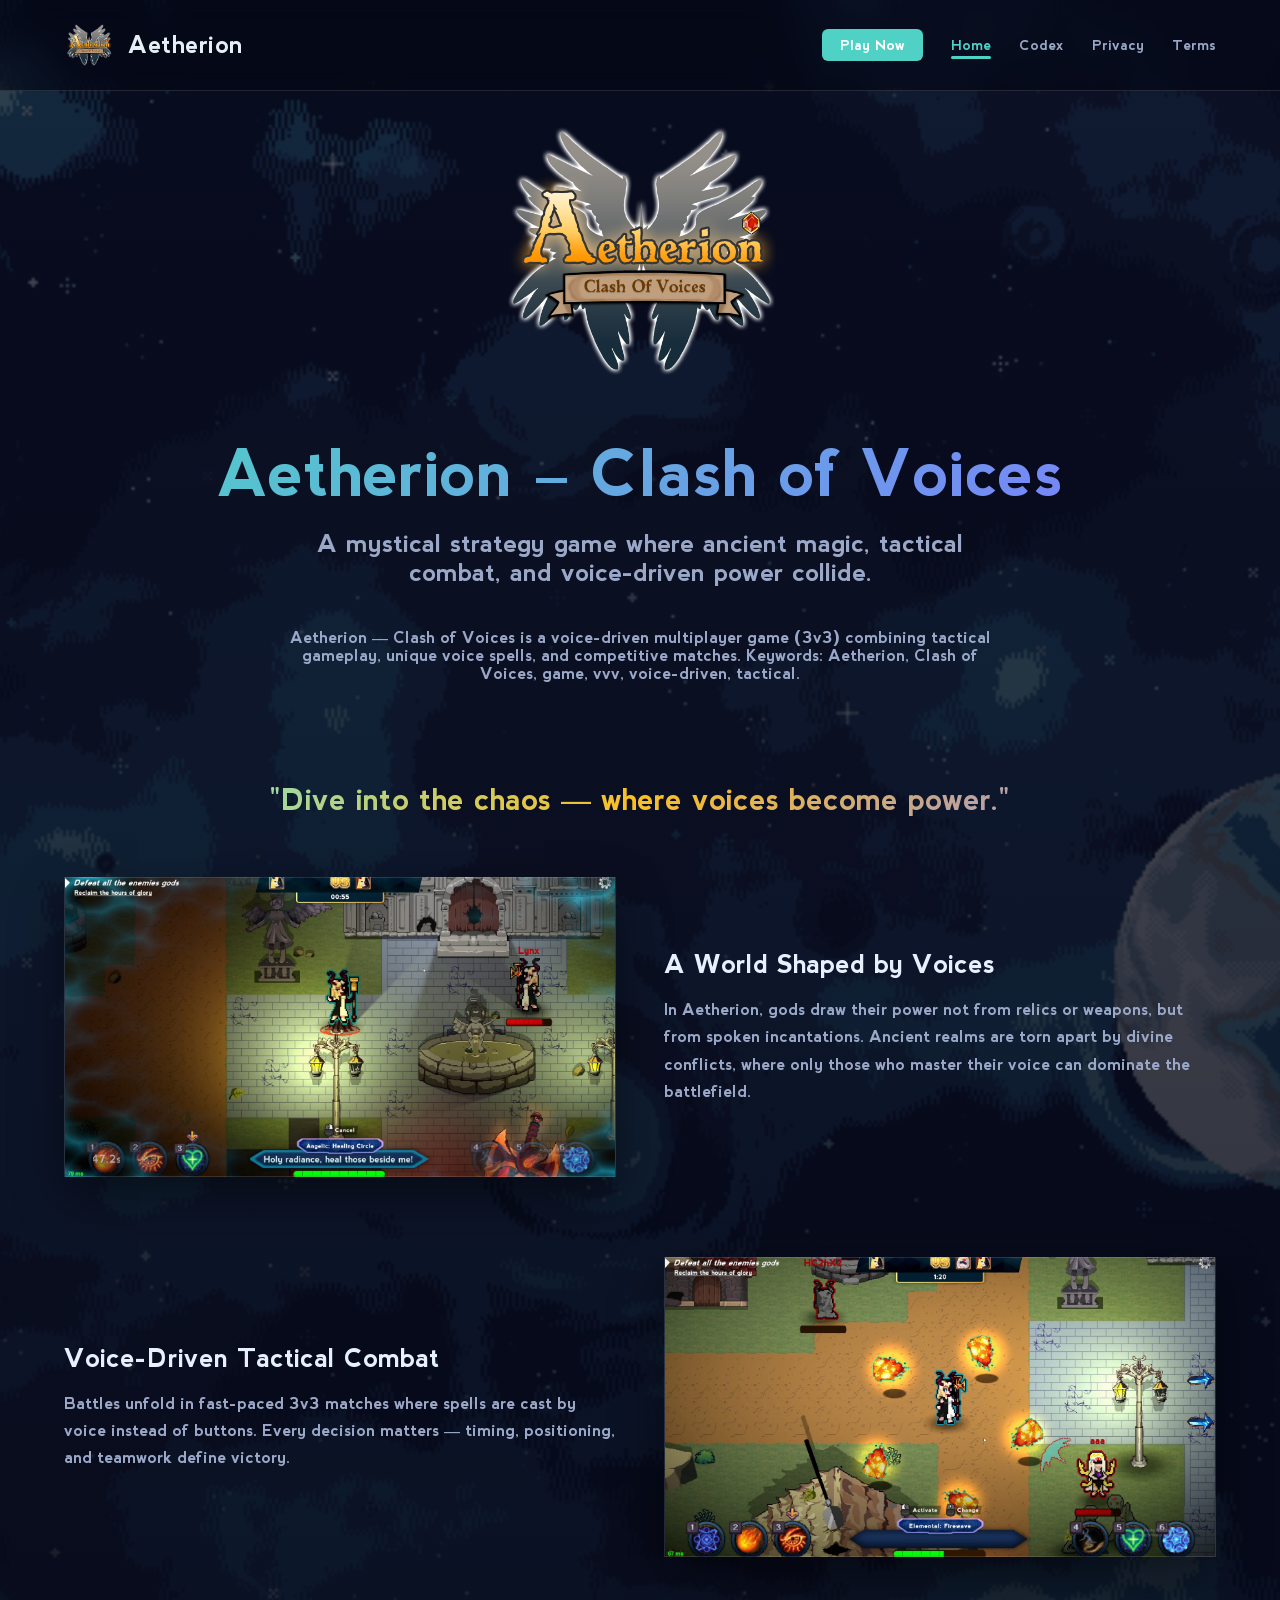
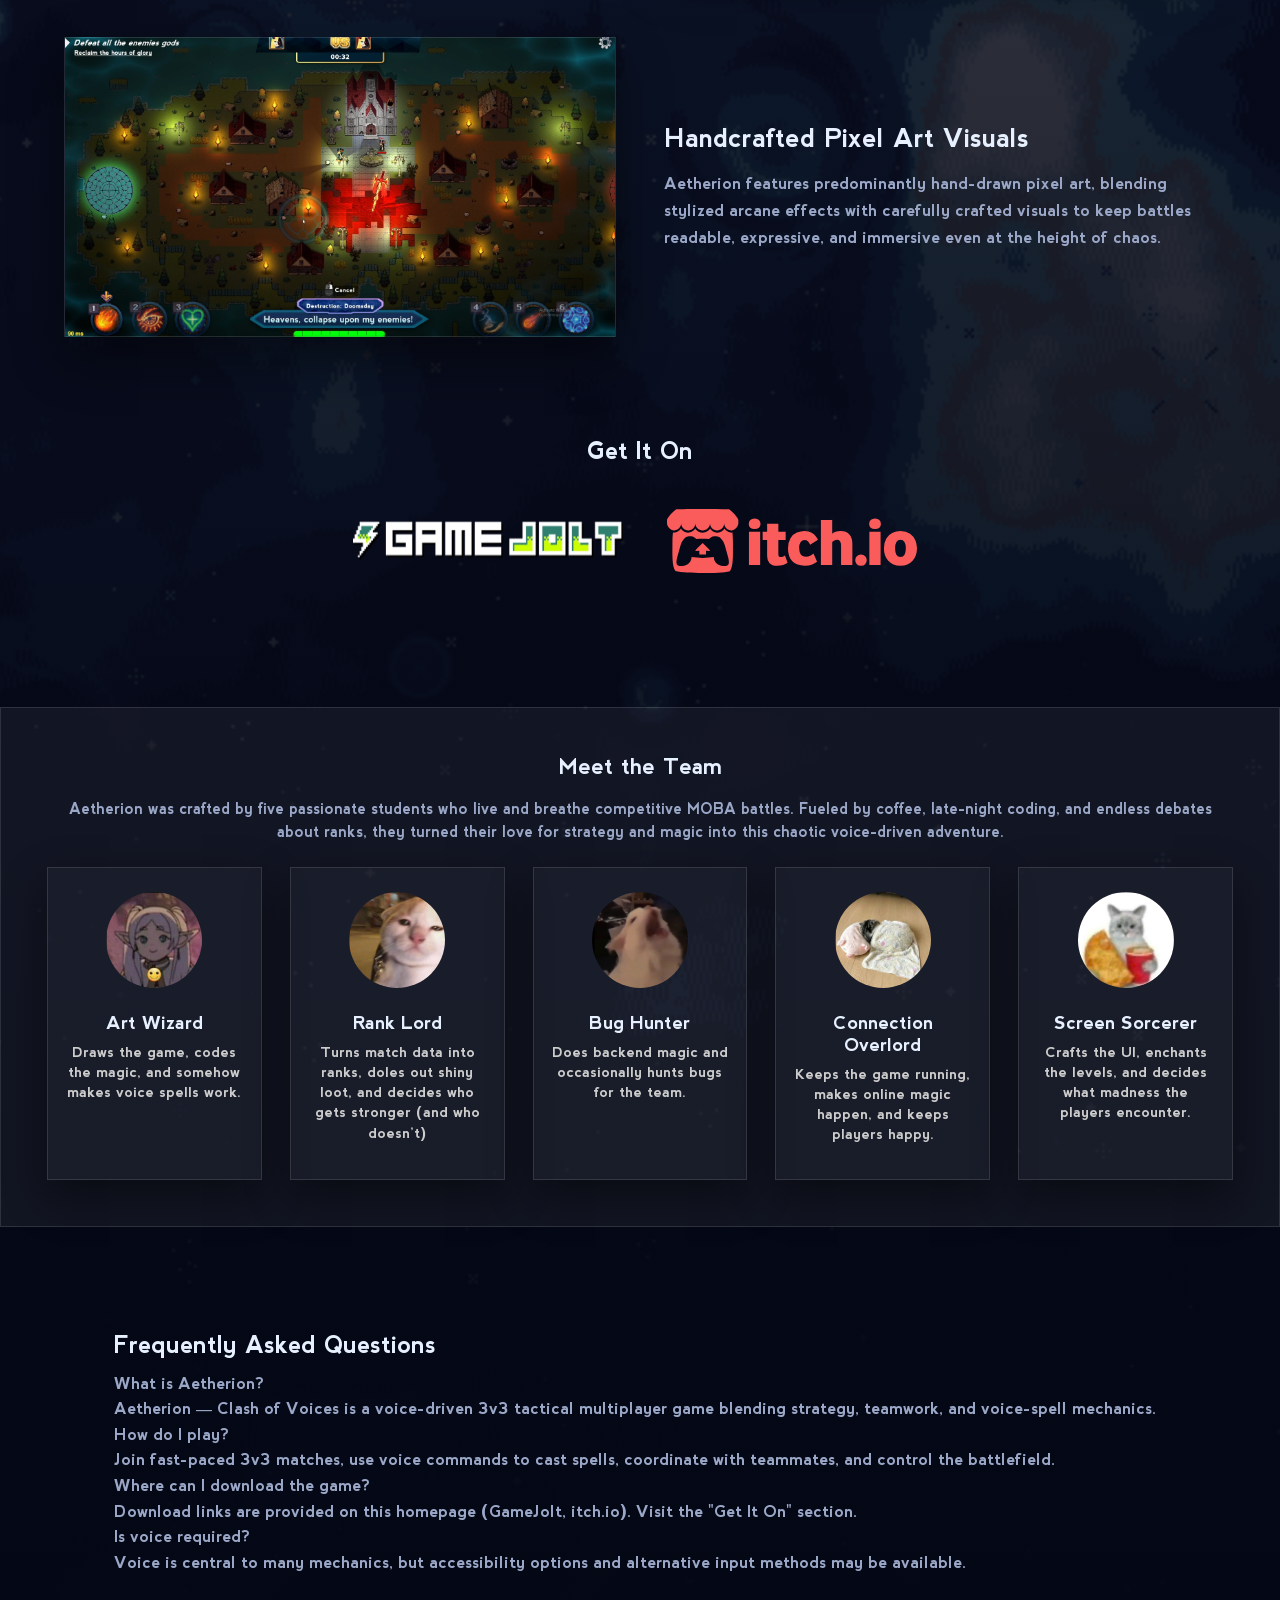
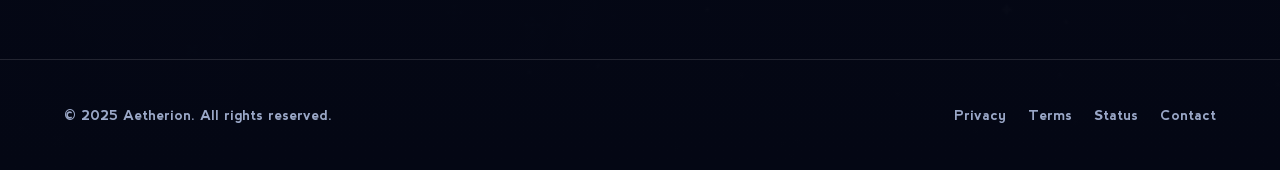
<file: index.html>
<!doctype html>
<html lang="en">

<head>
  <meta charset="utf-8" />
  <meta name="viewport" content="width=device-width,initial-scale=1" />
  <title>Aetherion — Clash of Voices | Voice-driven 3v3 tactical game</title>
  <meta name="robots" content="index,follow">
  <meta name="description"
    content="Aetherion - Clash of Voices – a voice-driven 3v3 tactical multiplayer game blending magic, tactics, and competitive matches.">

  <meta name="keywords" content="aetherion, aetherion game, clash of voices, clash-of-voices, voice game, voice-driven, 3v3, 3v3 game, tactical, multiplayer, MOBA, pixel art, indie game, vvv, voice spells, voice-controlled, strategy game, competitive">
  <link rel="canonical" href="https://aetherion-status.dash.id.vn/">
  <meta property="og:site_name" content="Aetherion">
  <meta property="og:title" content="Aetherion — Clash of Voices">
  <meta property="og:description" content="Aetherion — a voice-driven 3v3 tactical game. Play Clash of Voices and command spells with your voice.">
  <meta property="og:type" content="website">
  <meta property="og:url" content="https://aetherion-status.dash.id.vn/">
  <meta property="og:image" content="https://aetherion-status.dash.id.vn/images/logo.png">

  <meta name="twitter:card" content="summary_large_image">
  <meta name="twitter:title" content="Aetherion — Clash of Voices">
  <meta name="twitter:description" content="Aetherion — a voice-driven 3v3 tactical game. Play Clash of Voices and command spells with your voice.">
  <meta name="twitter:image" content="https://aetherion-status.dash.id.vn/images/logo.png">

  <script type="application/ld+json">
  {
    "@context": "https://schema.org",
    "@type": "WebSite",
    "name": "Aetherion",
    "url": "https://aetherion-status.dash.id.vn/",
    "potentialAction": {
      "@type": "SearchAction",
      "target": "https://aetherion-status.dash.id.vn/?s={search_term_string}",
      "query-input": "required name=search_term_string"
    }
  }
  </script>

  <script type="application/ld+json">
  {
    "@context": "https://schema.org",
    "@type": "VideoGame",
    "name": "Aetherion",
    "alternateName": "Aetherion — Clash of Voices",
    "url": "https://aetherion-status.dash.id.vn/",
    "description": "A voice-driven 3v3 tactical multiplayer game where players cast spells with their voice.",
    "image": "https://aetherion-status.dash.id.vn/images/logo.png",
    "author": {
      "@type": "Organization",
      "name": "Aetherion Team",
      "url": "https://aetherion-status.dash.id.vn/"
    },
    "publisher": {
      "@type": "Organization",
      "name": "Aetherion",
      "logo": { "@type": "ImageObject", "url": "https://aetherion-status.dash.id.vn/images/logo.png" }
    },
    "genre": ["Strategy", "MOBA", "Voice-controlled"],
    "playMode": "Multiplayer",
    "applicationCategory": "Game"
  }
  </script>

  <script type="application/ld+json">
  {
    "@context": "https://schema.org",
    "@type": "FAQPage",
    "mainEntity": [
      {
        "@type": "Question",
        "name": "What is Aetherion?",
        "acceptedAnswer": {
          "@type": "Answer",
          "text": "Aetherion — Clash of Voices is a voice-driven 3v3 tactical multiplayer game combining strategy, spellcasting, and competitive matches."
        }
      },
      {
        "@type": "Question",
        "name": "How do I play?",
        "acceptedAnswer": {
          "@type": "Answer",
          "text": "Play 3v3 matches online. Spells are cast using voice commands; teamwork and positioning are crucial for victory."
        }
      },
      {
        "@type": "Question",
        "name": "Where can I download the game?",
        "acceptedAnswer": {
          "@type": "Answer",
          "text": "Available on itch.io and GameJolt — links are on the homepage under 'Get It On'."
        }
      },
      {
        "@type": "Question",
        "name": "Is voice required to play?",
        "acceptedAnswer": {
          "@type": "Answer",
          "text": "Voice is a core mechanic for many spells, but accessibility settings and alternatives can be provided by the team."
        }
      }
    ]
  }
  </script>

  <script type="application/ld+json">
  {
    "@context": "https://schema.org",
    "@type": "Organization",
    "name": "Aetherion",
    "url": "https://aetherion-status.dash.id.vn/",
    "logo": "https://aetherion-status.dash.id.vn/images/logo.png",
    "contactPoint": [{
      "@type": "ContactPoint",
      "contactType": "customer support",
      "email": "aetherion.clashofvoices@dash.id.vn"
    }]
  }
  </script>

  <link rel="icon" type="image/png" href="images/logo.png">
  <link rel="stylesheet" href="css/common.css">

  <style>
    .play-now-btn {
      padding: 8px 18px;
      background: var(--primary);
      border-radius: 6px;
      font-weight: 700;
      transition: 0.2s;
    }

    .nav-links a.play-now-btn {
      color: #ffffff;
    }

    .play-now-btn:hover {
      background: var(--primary-strong);
    }


    /* ================= HERO ================= */
    .hero {
      padding: 10px 0 0;
      text-align: center;
    }

    .hero-logo {
      width: 300px;
      height: 300px;
      border-radius: 28px;
      margin-bottom: 32px;
    }

    .hero h2 {
      font-size: clamp(36px, 5vw, 70px);
      font-weight: 900;
      margin-bottom: 18px;
      background: linear-gradient(135deg, #4fd1c5, #7c7cff);
      -webkit-background-clip: text;
      -webkit-text-fill-color: transparent;
    }

    .tagline {
      max-width: 680px;
      margin: 0 auto 42px;
      font-size: 25px;
      color: var(--text-muted);
    }

    /* ================= INTRODUCTION ================= */


    .intro-section {
      margin: 100px auto;
      max-width: 1200px;
      padding: 0 24px;
    }

    .intro-title {
      font-size: clamp(28px, 4vw, 30px);
      font-weight: 900;
      text-align: center;
      margin-bottom: 60px;

      background: linear-gradient(135deg,
          #6ee7e7,
          #fbbf24,
          #8b8cff);

      -webkit-background-clip: text;
      -webkit-text-fill-color: transparent;
    }

    .intro-block {
      display: grid;
      grid-template-columns: 1fr 1fr;
      gap: 48px;
      align-items: center;
      margin-bottom: 80px;
    }

    .intro-block.reverse {
      direction: rtl;
    }

    .intro-block.reverse>* {
      direction: ltr;
    }

    .intro-image {
      height: 300px;
      /* border-radius: 18px; */
      background-size: cover;
      background-position: center;
      background-repeat: no-repeat;

      border: 1px solid var(--border);
      box-shadow: 0 20px 48px rgba(0, 0, 0, 0.45);
    }

    .intro-content h3 {
      font-size: 26px;
      margin-bottom: 16px;
    }

    .intro-content p {
      font-size: 16px;
      color: var(--text-muted);
      line-height: 1.7;
    }

    .intro-image.story {
      background-image: url("images/thumbnail_1.jpeg");
    }

    .intro-image.gameplay {
      background-image: url("images/thumbnail_2.jpeg");
    }

    .intro-image.visual {
      background-image: url("images/thumbnail_3.jpeg");
    }

    /* ================= DOWNLOADS ================= */

    .download-section {
      margin: 90px auto;
      text-align: center;
    }

    #download-section {
      scroll-margin-top: 250px;
    }

    .download-section h3 {
      font-size: 26px;
      font-weight: 800;
      margin-bottom: 36px;
    }

    .download-links {
      display: flex;
      justify-content: center;
      gap: 36px;
      flex-wrap: wrap;
    }

    .store-link {
      padding: 26px 34px;
      transition: all 0.25s ease;
    }

    .store-link img {
      height: 100px;
      width: 200px;
      display: block;
    }

    /* ================= ABOUT ================= */
    .about-section {
      margin: 80px auto;
      padding: 46px;
      max-width: 1400px;
      width: 100%;
      text-align: center;
      background: var(--card-bg);
      border: 1px solid var(--border);
    }

    .about-section h3 {
      font-size: 22px;
      margin-bottom: 18px;
    }

    .about-section p {
      color: var(--text-muted);
      margin-bottom: 10px;
      font-size: 15px;
    }

    .team-grid {
      display: grid;
      grid-template-columns: repeat(5, 1fr);
      gap: 28px;
      margin-top: 24px;
    }

    .team-member {
      text-align: center;
      padding: 24px 18px;
      background: rgba(255, 255, 255, 0.03);
      border: 1px solid var(--border);
      box-shadow: 0 16px 40px rgba(0, 0, 0, 0.45);
    }

    .team-member img {
      width: 96px;
      height: 96px;
      border-radius: 50%;
      object-fit: cover;
      margin-bottom: 14px;
    }

    .team-member h4 {
      margin: 6px 0 8px;
      font-size: 1.15rem;
    }

    .team-member p {
      font-size: 0.9rem;
      line-height: 1.4;
      color: #ccc;
    }

    .team-description {
      color: var(--text-muted);
      font-size: 0.95rem;
      margin-bottom: 24px;
      line-height: 1.5;
    }

    /* ================= FOOTER ================= */
    footer {
      border-top: 1px solid var(--border);
      padding: 46px 0;
    }

    .footer-content {
      display: flex;
      justify-content: space-between;
      gap: 24px;
      flex-wrap: wrap;
      align-items: center;
    }

    .footer-links {
      display: flex;
      gap: 22px;
      list-style: none;
    }

    .footer-links a {
      font-size: 14px;
      color: var(--text-muted);
    }

    .footer-links a:hover {
      color: var(--primary);
    }

    .copyright {
      font-size: 14px;
      color: var(--text-muted);
    }

    /* ================= RESPONSIVE ================= */
    @media (max-width: 768px) {
      .nav-links {
        display: none;
      }

      .hero {
        padding: 90px 0 70px;
      }

      .hero-logo {
        width: 140px;
        height: 140px;
      }

      .intro-block {
        grid-template-columns: 1fr;
        gap: 30px;
      }

      .intro-block.reverse {
        direction: ltr;
      }

      .intro-image {
        height: 220px;
      }

      .team-grid {
        grid-template-columns: repeat(1, 1fr);
        gap: 20px;
      }

      .hero h2 {
        font-size: 28px;
      }

      .tagline {
        font-size: 18px;
        max-width: 90%;
      }
    }

    @media (max-width: 1200px) {
      .team-grid {
        grid-template-columns: repeat(3, 1fr);
      }
    }

    @media (max-width: 480px) {
      .store-link img {
        width: 140px;
        height: auto;
      }
    }
  </style>
</head>

<body>

  <header>
    <div class="container">
      <nav>
        <div class="logo-section">
          <a href="index.html" style="display: flex; align-items: center; gap: 14px;">
            <img src="images/logo.png" class="logo" alt="Aetherion Logo">
            <div class="brand">
              <h1>Aetherion</h1>
            </div>
          </a>
        </div>
        <ul class="nav-links">
          <li><a href="#download-section" class="play-now-btn">Play Now</a></li>
          <li><a href="index.html" class="active">Home</a></li>
          <li><a href="codex.html">Codex</a></li>
          <li><a href="privacy.html">Privacy</a></li>
          <li><a href="terms.html">Terms</a></li>
        </ul>
      </nav>
    </div>
  </header>

  <main>
    <section class="hero">
      <div class="container">
        <img src="images/logo.png" class="hero-logo" alt="Aetherion">
        <h2>Aetherion – Clash of Voices</h2>
        <p class="tagline">
          A mystical strategy game where ancient magic, tactical combat,
          and voice-driven power collide.
        </p>
            <p style="max-width:720px;margin:18px auto;color:var(--text-muted);">
              Aetherion — Clash of Voices is a voice-driven multiplayer game (3v3) combining tactical gameplay, unique voice spells, and competitive matches. Keywords: Aetherion, Clash of Voices, game, vvv, voice-driven, tactical.
            </p>
      </div>
    </section>
    <section class="intro-section">
      <h2 class="intro-title">
        "Dive into the chaos — where voices become power."
      </h2>

      <!-- STORY -->
      <div class="intro-block">
        <div class="intro-image story"></div>
        <div class="intro-content">
          <h3>A World Shaped by Voices</h3>
          <p>
            In Aetherion, gods draw their power not from relics or weapons,
            but from spoken incantations. Ancient realms are torn apart by
            divine conflicts, where only those who master their voice can
            dominate the battlefield.
          </p>
        </div>
      </div>

      <!-- GAMEPLAY -->
      <div class="intro-block reverse">
        <div class="intro-image gameplay"></div>
        <div class="intro-content">
          <h3>Voice-Driven Tactical Combat</h3>
          <p>
            Battles unfold in fast-paced 3v3 matches where spells are cast
            by voice instead of buttons. Every decision matters — timing,
            positioning, and teamwork define victory.
          </p>
        </div>
      </div>

      <!-- VISUALS -->
      <div class="intro-block">
        <div class="intro-image visual"></div>
        <div class="intro-content">
          <h3>Handcrafted Pixel Art Visuals</h3>
          <p>
            Aetherion features predominantly hand-drawn pixel art, blending
            stylized arcane effects with carefully crafted visuals to keep
            battles readable, expressive, and immersive even at the height
            of chaos.
          </p>
        </div>
      </div>
    </section>

    <section class="download-section" id="download-section">
      <h1>Get It On</h1>

      <div class="download-links">
        <a href="https://gamejolt.com/games/aetherion/1035570" target="_blank" class="store-link">
          <img src="images/gamejoltlogo.webp" alt="GameJolt" style="transform: scale(1.35);">
        </a>

        <a href="https://rineikarus123.itch.io/aetherion" target="_blank" class="store-link">
          <img src="images/itchiologo.svg" alt="itch.io" style="transform: scale(1.25);">
        </a>
      </div>
    </section>
  </main>

  <section class="about-section">
    <h3>Meet the Team</h3>
    <p class="team-description">
      Aetherion was crafted by five passionate students who live and breathe competitive MOBA battles. Fueled by coffee,
      late-night coding, and endless debates about ranks, they turned their love for strategy and magic into this
      chaotic voice-driven adventure.
    </p>
    <div class="team-grid">
      <div class="team-member">
        <img src="images/member1.png" alt="ArtWizard" />
        <h4>Art Wizard</h4>
        <p>Draws the game, codes the magic, and somehow makes voice spells work.</p>
      </div>

      <div class="team-member">
        <img src="images/member2.png" alt="RankLord" />
        <h4>Rank Lord</h4>
        <p>Turns match data into ranks, doles out shiny loot, and decides who gets stronger (and who doesn’t)</p>
      </div>

      <div class="team-member">
        <img src="images/member3.png" alt="BugHunter" />
        <h4>Bug Hunter</h4>
        <p>Does backend magic and occasionally hunts bugs for the team.</p>
      </div>

      <div class="team-member">
        <img src="images/member4.png" alt="ConnectionOverlord" />
        <h4>Connection Overlord</h4>
        <p>Keeps the game running, makes online magic happen, and keeps players happy.</p>
      </div>

      <div class="team-member">
        <img src="images/member5.png" alt="ScreenSorcerer" />
        <h4>Screen Sorcerer</h4>
        <p>Crafts the UI, enchants the levels, and decides what madness the players encounter.</p>
      </div>

    </div>
  </section>

  <section class="faq-section" style="max-width:1100px;margin:60px auto;padding:24px;">
    <h3 style="font-size:24px;margin-bottom:12px;">Frequently Asked Questions</h3>
    <div style="color:var(--text-muted);line-height:1.6;">
      <strong>What is Aetherion?</strong>
      <p>Aetherion — Clash of Voices is a voice-driven 3v3 tactical multiplayer game blending strategy, teamwork, and voice-spell mechanics.</p>

      <strong>How do I play?</strong>
      <p>Join fast-paced 3v3 matches, use voice commands to cast spells, coordinate with teammates, and control the battlefield.</p>

      <strong>Where can I download the game?</strong>
      <p>Download links are provided on this homepage (GameJolt, itch.io). Visit the "Get It On" section.</p>

      <strong>Is voice required?</strong>
      <p>Voice is central to many mechanics, but accessibility options and alternative input methods may be available.</p>
    </div>
  </section>

  <footer>
    <div class="container">
      <div class="footer-content">
        <div class="copyright">
          © 2025 Aetherion. All rights reserved.
        </div>
        <ul class="footer-links">
          <li><a href="privacy.html">Privacy</a></li>
          <li><a href="terms.html">Terms</a></li>
          <li><a href="status.html">Status</a></li>
          <li><a href="mailto:aetherion.clashofvoices@dash.id.vn">Contact</a></li>
        </ul>
      </div>
    </div>
  </footer>

</body>

</html>
</file>
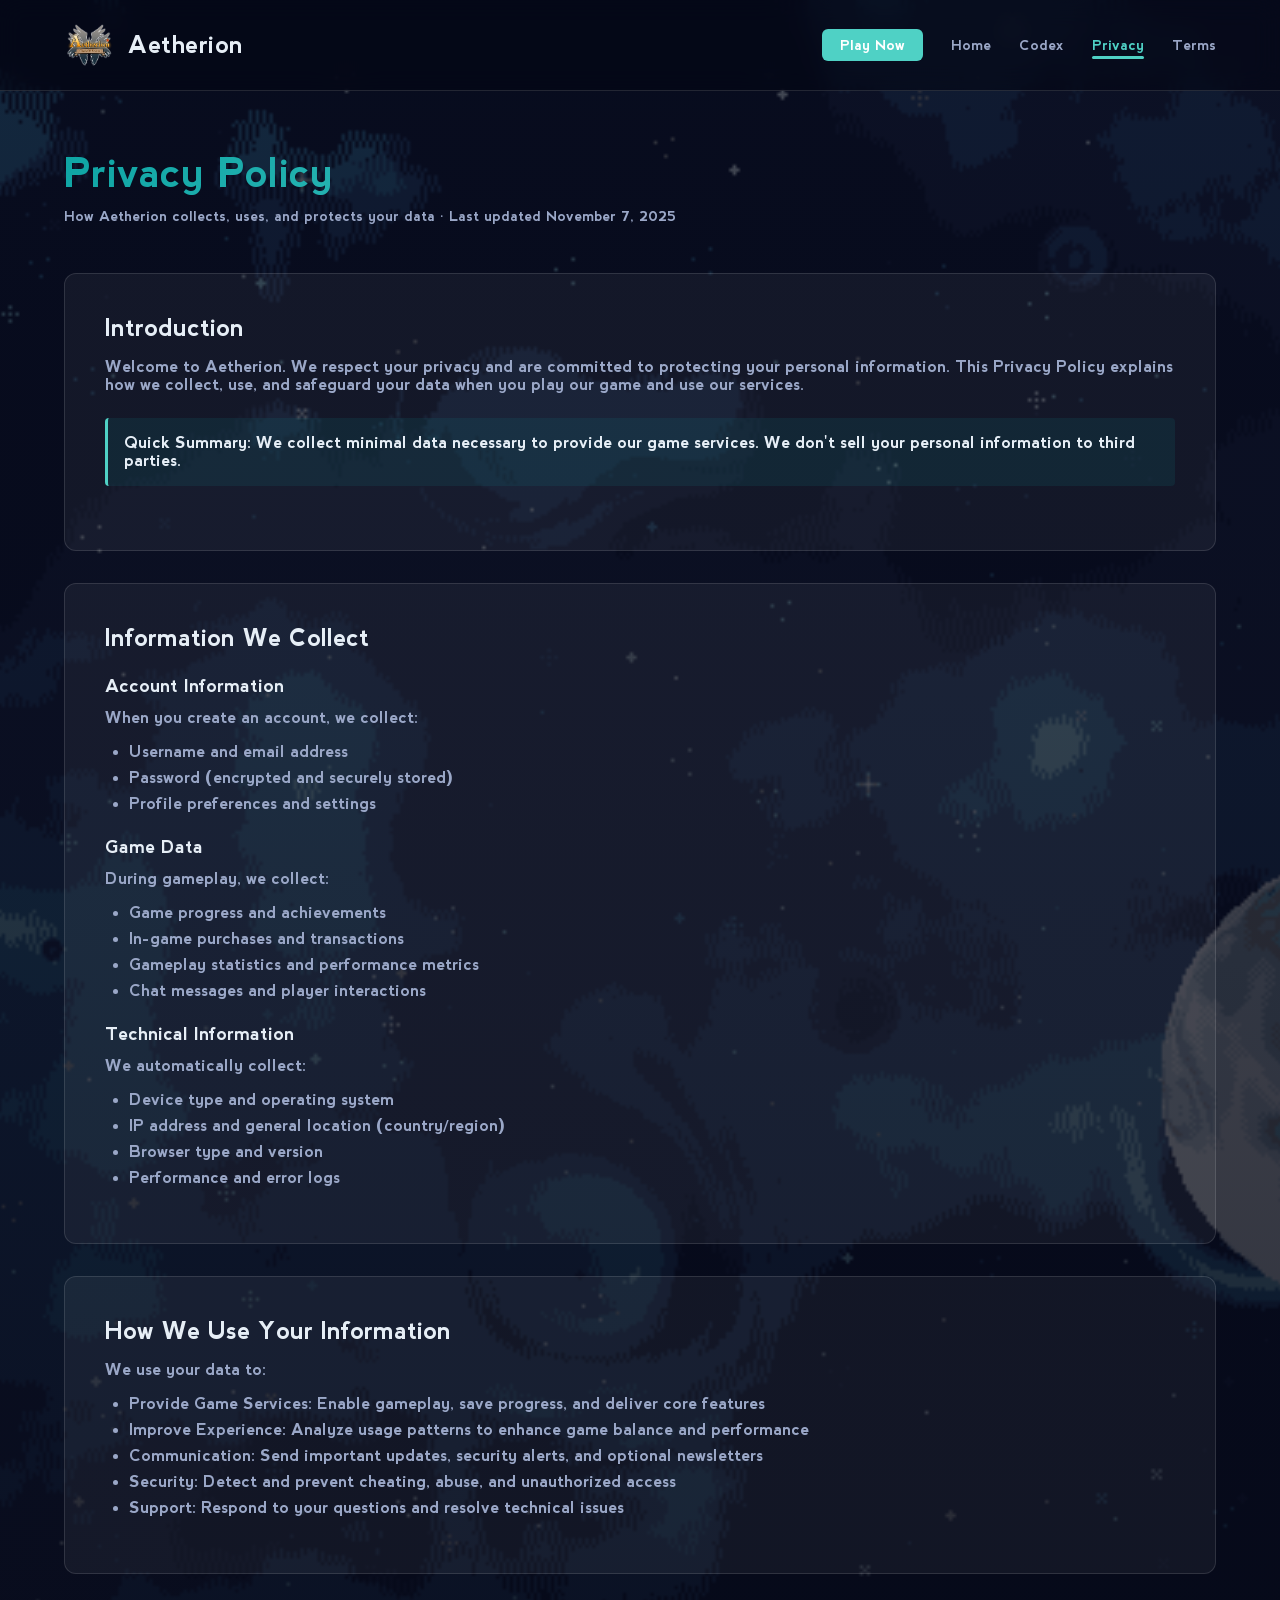
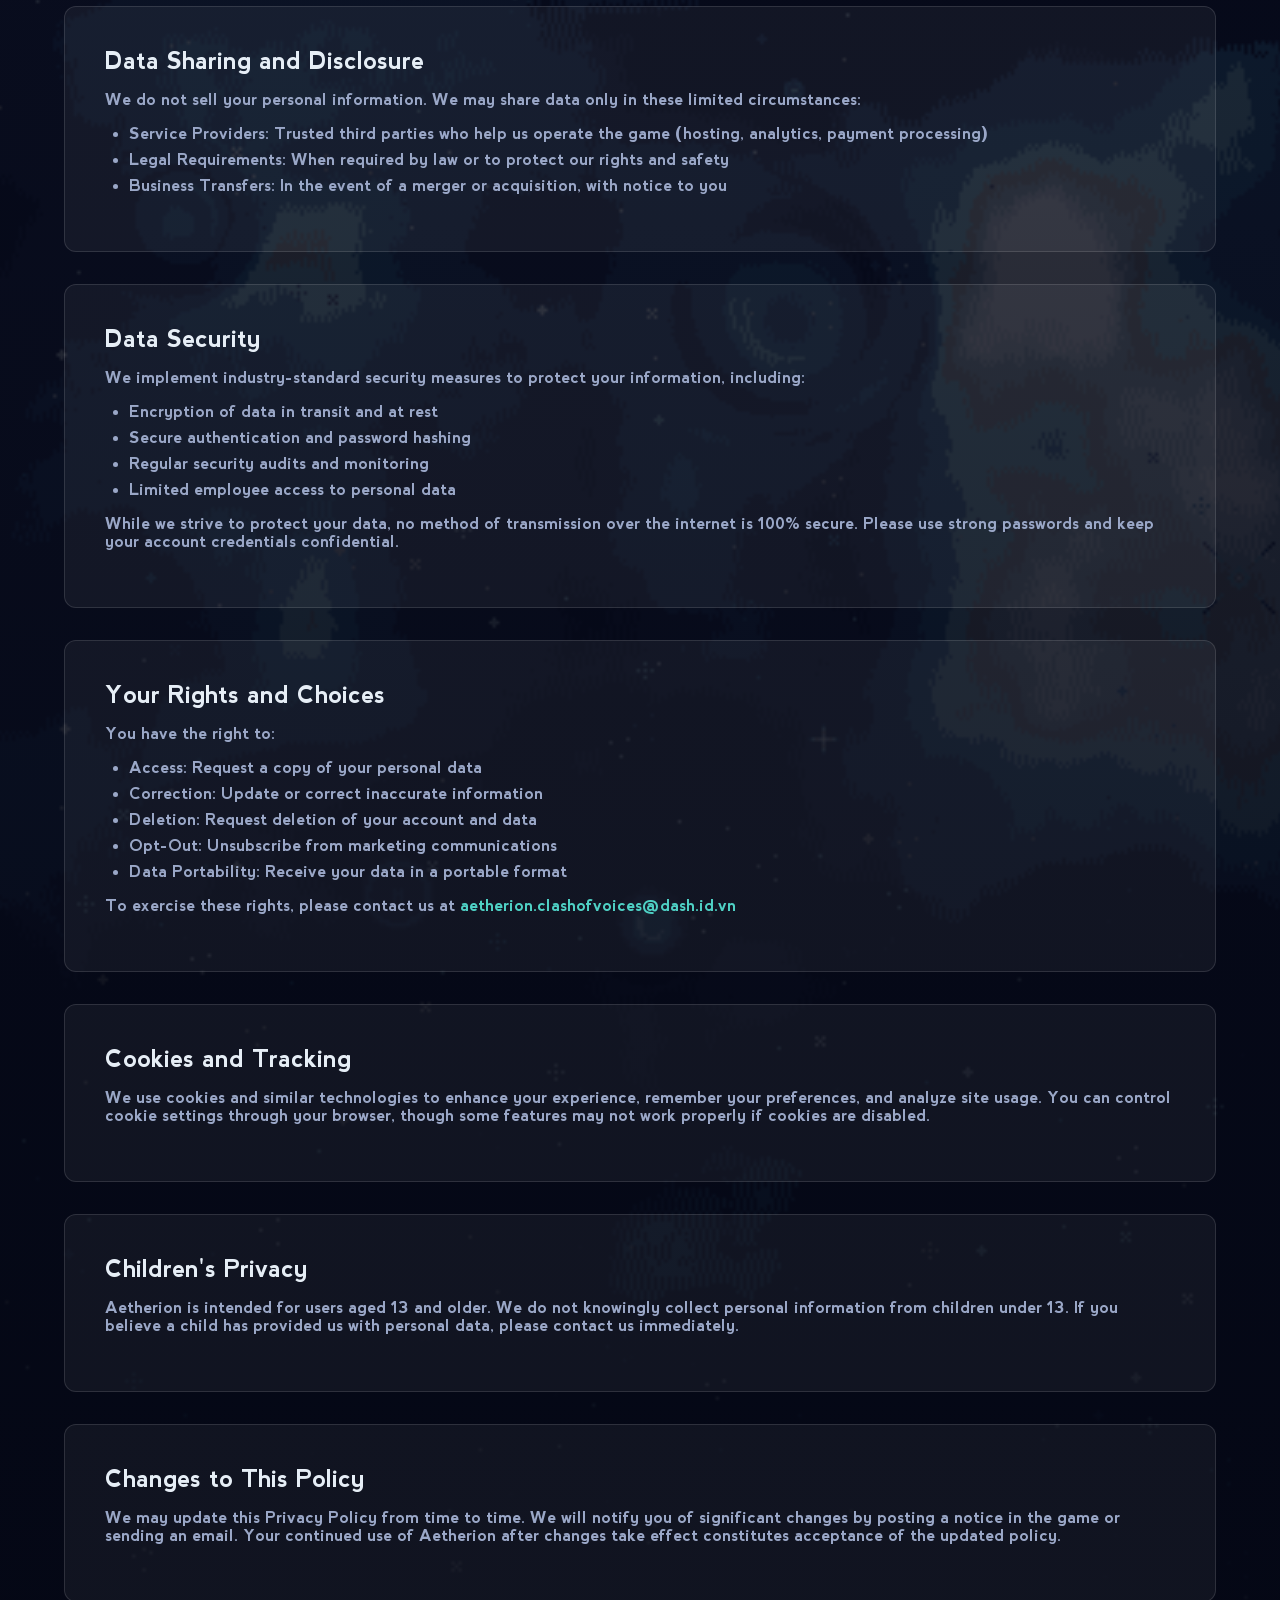
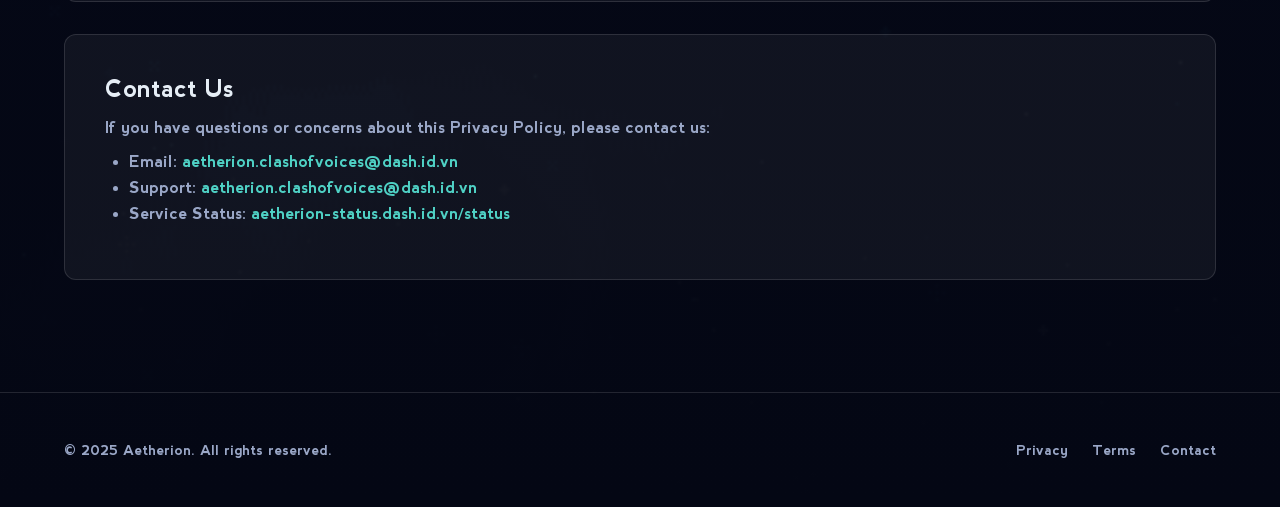
<file: privacy.html>
<!doctype html>
<html lang="en">

<head>
  <meta charset="utf-8" />
  <meta name="viewport" content="width=device-width,initial-scale=1" />
  <title>Aetherion — Privacy Policy | Clash of Voices</title>
  <meta name="robots" content="index,follow">
  <meta name="description"
    content="Privacy Policy for Aetherion - Learn how we collect, use, and protect your information for players of Clash of Voices.">
  <meta name="keywords" content="aetherion, privacy, data, clash of voices, game">
  <link rel="canonical" href="https://aetherion-status.dash.id.vn/privacy.html">
  <meta property="og:title" content="Aetherion — Privacy Policy">
  <meta property="og:description" content="Privacy Policy for Aetherion — how we collect and protect player data.">
  <meta property="og:url" content="https://aetherion-status.dash.id.vn/privacy.html">
  <script type="application/ld+json">{"@context":"https://schema.org","@type":"WebPage","name":"Privacy Policy","url":"https://aetherion-status.dash.id.vn/privacy.html"}</script>
  <link rel="icon" type="image/png" href="images/logo.png">
  <link rel="stylesheet" href="css/common.css">

  <style>
    .nav-links a:hover {
      color: var(--primary);
    }

    /* Main Content */
    main {
      padding: 60px 0 80px;
    }

    .page-title {
      font-size: 40px;
      font-weight: 800;
      margin-bottom: 12px;
      background: linear-gradient(135deg, #0ea5a4, #62d4d3);
      -webkit-background-clip: text;
      -webkit-text-fill-color: transparent;
      background-clip: text;
    }

    .last-updated {
      color: var(--text-muted);
      font-size: 14px;
      margin-bottom: 48px;
    }

    .content-section {
      background: var(--card-bg);
      padding: 40px;
      border-radius: 12px;
      border: 1px solid var(--border);
      margin-bottom: 32px;
    }

    .content-section h2 {
      font-size: 24px;
      margin-bottom: 16px;
      color: var(--text);
    }

    .content-section h3 {
      font-size: 18px;
      margin-top: 24px;
      margin-bottom: 12px;
      color: var(--text);
    }

    .content-section p {
      color: var(--text-muted);
      margin-bottom: 16px;
    }

    .content-section ul {
      color: var(--text-muted);
      margin-left: 24px;
      margin-bottom: 16px;
    }

    .content-section li {
      margin-bottom: 8px;
    }

    .highlight-box {
      background: rgba(14, 165, 164, 0.1);
      border-left: 3px solid var(--primary);
      padding: 16px;
      margin: 24px 0;
      border-radius: 4px;
    }

    .highlight-box p {
      margin: 0;
      color: var(--text);
    }

    .contact-link {
      color: var(--primary);
      text-decoration: none;
    }

    .contact-link:hover {
      text-decoration: underline;
    }

    /* Footer */
    footer {
      padding: 48px 0;
      border-top: 1px solid var(--border);
    }

    .footer-content {
      display: flex;
      justify-content: space-between;
      align-items: center;
      flex-wrap: wrap;
      gap: 24px;
    }

    .footer-links {
      display: flex;
      gap: 24px;
      list-style: none;
    }

    .footer-links a {
      color: var(--text-muted);
      text-decoration: none;
      font-size: 14px;
    }

    .footer-links a:hover {
      color: var(--primary);
    }

    .copyright {
      color: var(--text-muted);
      font-size: 14px;
    }

    /* Responsive */
    @media (max-width: 768px) {
      .page-title {
        font-size: 32px;
      }

      .content-section {
        padding: 24px;
      }

      .nav-links {
        display: none;
      }

      .footer-content {
        flex-direction: column;
        text-align: center;
      }
    }
  </style>
</head>

<body>
  <header>
    <div class="container">
      <nav>
        <div class="logo-section">
          <a href="index.html" style="display: flex; align-items: center; gap: 14px;">
            <img src="images/logo.png" class="logo" alt="Aetherion Logo">
            <div class="brand">
              <h1>Aetherion</h1>
            </div>
          </a>
        </div>
        <ul class="nav-links">
          <li><a href="index.html#download-section" class="play-now-btn">Play Now</a></li>
          <li><a href="index.html">Home</a></li>
          <li><a href="codex.html">Codex</a></li>
          <li><a href="privacy.html" class="active">Privacy</a></li>
          <li><a href="terms.html">Terms</a></li>
        </ul>
      </nav>
    </div>
  </header>

  <main>
    <div class="container">
      <h1 class="page-title">Privacy Policy</h1>
      <p class="last-updated">
        How Aetherion collects, uses, and protects your data · Last updated November 7, 2025
      </p>

      <div class="content-section">
        <h2>Introduction</h2>
        <p>
          Welcome to Aetherion. We respect your privacy and are committed to protecting your personal information.
          This Privacy Policy explains how we collect, use, and safeguard your data when you play our game and use our
          services.
        </p>

        <div class="highlight-box">
          <p><strong>Quick Summary:</strong> We collect minimal data necessary to provide our game services. We don't
            sell your personal information to third parties.</p>
        </div>
      </div>

      <div class="content-section">
        <h2>Information We Collect</h2>

        <h3>Account Information</h3>
        <p>When you create an account, we collect:</p>
        <ul>
          <li>Username and email address</li>
          <li>Password (encrypted and securely stored)</li>
          <li>Profile preferences and settings</li>
        </ul>

        <h3>Game Data</h3>
        <p>During gameplay, we collect:</p>
        <ul>
          <li>Game progress and achievements</li>
          <li>In-game purchases and transactions</li>
          <li>Gameplay statistics and performance metrics</li>
          <li>Chat messages and player interactions</li>
        </ul>

        <h3>Technical Information</h3>
        <p>We automatically collect:</p>
        <ul>
          <li>Device type and operating system</li>
          <li>IP address and general location (country/region)</li>
          <li>Browser type and version</li>
          <li>Performance and error logs</li>
        </ul>
      </div>

      <div class="content-section">
        <h2>How We Use Your Information</h2>
        <p>We use your data to:</p>
        <ul>
          <li><strong>Provide Game Services:</strong> Enable gameplay, save progress, and deliver core features</li>
          <li><strong>Improve Experience:</strong> Analyze usage patterns to enhance game balance and performance</li>
          <li><strong>Communication:</strong> Send important updates, security alerts, and optional newsletters</li>
          <li><strong>Security:</strong> Detect and prevent cheating, abuse, and unauthorized access</li>
          <li><strong>Support:</strong> Respond to your questions and resolve technical issues</li>
        </ul>
      </div>

      <div class="content-section">
        <h2>Data Sharing and Disclosure</h2>
        <p>We do not sell your personal information. We may share data only in these limited circumstances:</p>
        <ul>
          <li><strong>Service Providers:</strong> Trusted third parties who help us operate the game (hosting,
            analytics, payment processing)</li>
          <li><strong>Legal Requirements:</strong> When required by law or to protect our rights and safety</li>
          <li><strong>Business Transfers:</strong> In the event of a merger or acquisition, with notice to you</li>
        </ul>
      </div>

      <div class="content-section">
        <h2>Data Security</h2>
        <p>
          We implement industry-standard security measures to protect your information, including:
        </p>
        <ul>
          <li>Encryption of data in transit and at rest</li>
          <li>Secure authentication and password hashing</li>
          <li>Regular security audits and monitoring</li>
          <li>Limited employee access to personal data</li>
        </ul>
        <p>
          While we strive to protect your data, no method of transmission over the internet is 100% secure.
          Please use strong passwords and keep your account credentials confidential.
        </p>
      </div>

      <div class="content-section">
        <h2>Your Rights and Choices</h2>
        <p>You have the right to:</p>
        <ul>
          <li><strong>Access:</strong> Request a copy of your personal data</li>
          <li><strong>Correction:</strong> Update or correct inaccurate information</li>
          <li><strong>Deletion:</strong> Request deletion of your account and data</li>
          <li><strong>Opt-Out:</strong> Unsubscribe from marketing communications</li>
          <li><strong>Data Portability:</strong> Receive your data in a portable format</li>
        </ul>
        <p>To exercise these rights, please contact us at <a href="mailto:aetherion.clashofvoices@dash.id.vn"
            class="contact-link">aetherion.clashofvoices@dash.id.vn</a></p>
      </div>

      <div class="content-section">
        <h2>Cookies and Tracking</h2>
        <p>
          We use cookies and similar technologies to enhance your experience, remember your preferences, and analyze
          site usage.
          You can control cookie settings through your browser, though some features may not work properly if cookies
          are disabled.
        </p>
      </div>

      <div class="content-section">
        <h2>Children's Privacy</h2>
        <p>
          Aetherion is intended for users aged 13 and older. We do not knowingly collect personal information from
          children under 13.
          If you believe a child has provided us with personal data, please contact us immediately.
        </p>
      </div>

      <div class="content-section">
        <h2>Changes to This Policy</h2>
        <p>
          We may update this Privacy Policy from time to time. We will notify you of significant changes by posting a
          notice in the game
          or sending an email. Your continued use of Aetherion after changes take effect constitutes acceptance of the
          updated policy.
        </p>
      </div>

      <div class="content-section">
        <h2>Contact Us</h2>
        <p>If you have questions or concerns about this Privacy Policy, please contact us:</p>
        <ul>
          <li><strong>Email:</strong> <a href="mailto:aetherion.clashofvoices@dash.id.vn"
              class="contact-link">aetherion.clashofvoices@dash.id.vn</a></li>
          <li><strong>Support:</strong> <a href="mailto:aetherion.clashofvoices@dash.id.vn"
              class="contact-link">aetherion.clashofvoices@dash.id.vn</a></li>
          <li><strong>Service Status:</strong> <a href="status.html"
              class="contact-link">aetherion-status.dash.id.vn/status</a></li>
        </ul>
      </div>
    </div>
  </main>

  <footer>
    <div class="container">
      <div class="footer-content">
        <div class="copyright">
          © 2025 Aetherion. All rights reserved.
        </div>
        <ul class="footer-links">
          <li><a href="privacy.html">Privacy</a></li>
          <li><a href="terms.html">Terms</a></li>
          <li><a href="mailto:aetherion.clashofvoices@dash.id.vn">Contact</a></li>
        </ul>
      </div>
    </div>
  </footer>
</body>

</html>
</file>
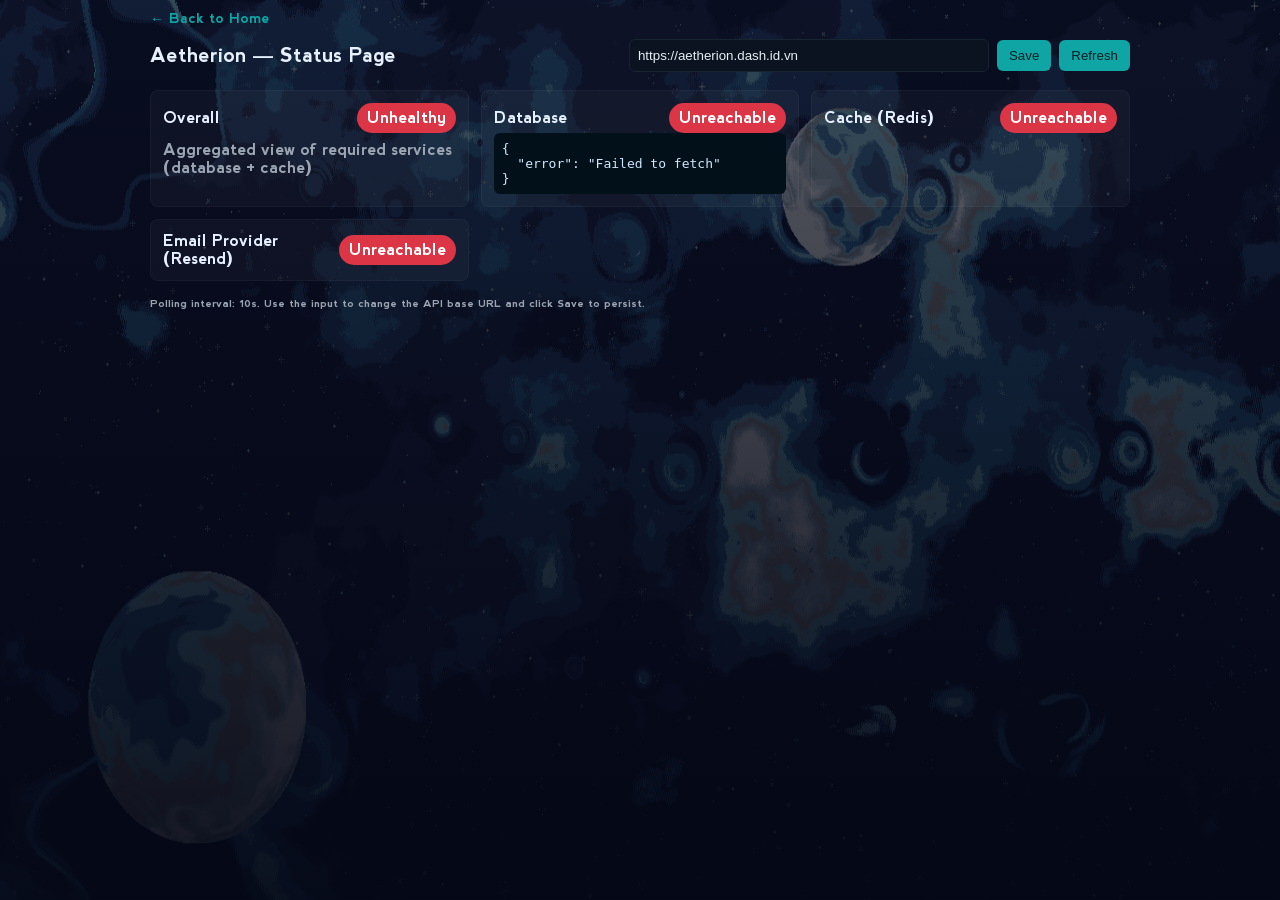
<file: status.html>
<!doctype html>
<html lang="en">

<head>
  <meta charset="utf-8" />
  <meta name="viewport" content="width=device-width,initial-scale=1" />
  <title>Aetherion — Status | Clash of Voices</title>
  <meta name="robots" content="index,follow">
  <meta name="description" content="Aetherion Status — live status of services powering Clash of Voices.">
  <meta name="keywords" content="aetherion, status, uptime, clash of voices, game">
  <link rel="canonical" href="https://aetherion-status.dash.id.vn/status.html">
  <meta property="og:title" content="Aetherion — Status">
  <meta property="og:description" content="Live status page for Aetherion services and APIs.">
  <meta property="og:url" content="https://aetherion-status.dash.id.vn/status.html">
  <link rel="icon" type="image/png" href="images/logo.png">

  <style>
    /* ================= RESET ================= */
    * {
      margin: 0;
      padding: 0;
      box-sizing: border-box;
    }

    /* ================= THEME ================= */
    :root {
      --up: #1e7e34;
      --down: #dc3545;
      --warn: #f0ad4e;
      --bg: #0f1720;
      --card: #0b1320;
      --muted: #9aa4b2
    }

    body {
      font-family: "Nevis";
      color: #e6f0ff;

      background:
        linear-gradient(rgba(4, 7, 20, 0.6),
          rgba(4, 7, 20, 1)),
        url("images/background.png");

      background-size: 140% 140%;
      background-position: 50% 50%;
      background-repeat: no-repeat;

      animation: bg-pan 80s ease-in-out infinite;
    }

    @keyframes bg-pan {
      0% {
        background-position: 0% 50%;
      }

      50% {
        background-position: 100% 50%;
      }

      100% {
        background-position: 0% 50%;
      }
    }

    @font-face {
      font-family: "Nevis";
      src: url("fonts/nevis.ttf") format("truetype");
      font-weight: normal;
      font-style: normal;
      font-display: swap;
    }

    .wrap {
      max-width: 980px;
      margin: 0 auto;
    }

    html,
    body {
      min-height: 100%;
    }

    /* ================= HEADER ================= */
    header {
      display: flex;
      align-items: center;
      justify-content: space-between;
      margin-bottom: 18px
    }

    h1 {
      font-size: 20px;
      margin: 0
    }

    .controls {
      display: flex;
      gap: 8px;
      align-items: center
    }

    input[type=text] {
      background: #0b1320;
      border: 1px solid #182430;
      padding: 8px;
      color: #e6eef6;
      border-radius: 6px
    }

    button {
      background: #0ea5a4;
      border: none;
      padding: 8px 12px;
      border-radius: 6px;
      color: #062023;
      cursor: pointer
    }

    .grid {
      display: grid;
      grid-template-columns: repeat(auto-fit, minmax(260px, 1fr));
      gap: 12px
    }

    .card {
      background: rgba(255, 255, 255, 0.03);
      padding: 12px;
      border-radius: 8px;
      border: 1px solid rgba(255, 255, 255, 0.03)
    }

    .svc {
      display: flex;
      align-items: center;
      justify-content: space-between
    }

    .name {
      font-weight: 600
    }

    .status {
      padding: 6px 10px;
      border-radius: 999px;
      font-weight: 700
    }

    .up {
      background: var(--up);
      color: white
    }

    .down {
      background: var(--down);
      color: white
    }

    .warn {
      background: var(--warn);
      color: #1b1b17
    }

    pre {
      background: #02101a;
      padding: 8px;
      border-radius: 6px;
      overflow: auto;
      color: #cfe9ff
    }

    footer {
      margin-top: 14px;
      color: var(--muted);
      font-size: 13px
    }

    .back-link {
      color: #0ea5a4;
      text-decoration: none;
      font-size: 14px;
      display: inline-block;
      margin-bottom: 12px;
      margin-top: 10px;
    }

    .back-link:hover {
      text-decoration: underline
    }
  </style>
</head>

<body>
  <div class="wrap">
    <a href="index.html" class="back-link">
      <span class="arrow">←</span>
      <span class="text">Back to Home</span>
    </a>
    <header>
      <h1>Aetherion — Status Page</h1>
      <div class="controls">
        <input id="apiBase" type="text" placeholder="API base URL (default: https://aetherion.dash.id.vn/)"
          style="width:360px" />
        <button id="saveBtn">Save</button>
        <button id="refreshBtn">Refresh</button>
      </div>
    </header>

    <div class="grid">
      <div class="card">
        <div class="svc">
          <div class="name">Overall</div>
          <div id="overall" class="status warn">Unknown</div>
        </div>
        <p style="color:var(--muted);margin:8px 0">Aggregated view of required services (database + cache)</p>
      </div>

      <div class="card" id="dbCard">
        <div class="svc">
          <div class="name">Database</div>
          <div id="dbStatus" class="status warn">Unknown</div>
        </div>
        <div id="dbBody"></div>
      </div>

      <div class="card" id="cacheCard">
        <div class="svc">
          <div class="name">Cache (Redis)</div>
          <div id="cacheStatus" class="status warn">Unknown</div>
        </div>
        <div id="cacheBody"></div>
      </div>

      <div class="card" id="emailCard">
        <div class="svc">
          <div class="name">Email Provider (Resend)</div>
          <div id="emailStatus" class="status warn">Unknown</div>
        </div>
        <div id="emailBody"></div>
      </div>
    </div>

    <footer>
      <small>Polling interval: <span id="intervalText">10s</span>. Use the input to change the API base URL and click
        Save to persist.</small>
    </footer>
  </div>

  <script>
    const apiBaseInput = document.getElementById('apiBase');
    const saveBtn = document.getElementById('saveBtn');
    const refreshBtn = document.getElementById('refreshBtn');
    const overallEl = document.getElementById('overall');
    const dbStatus = document.getElementById('dbStatus');
    const dbBody = document.getElementById('dbBody');
    const cacheStatus = document.getElementById('cacheStatus');
    const cacheBody = document.getElementById('cacheBody');
    const emailStatus = document.getElementById('emailStatus');
    const emailBody = document.getElementById('emailBody');
    const intervalText = document.getElementById('intervalText');

    const DEFAULT_INTERVAL = 10000;
    let intervalMs = Number(localStorage.getItem('aetherion_status_interval')) || DEFAULT_INTERVAL;
    intervalText.textContent = (intervalMs / 1000) + "s";

    function getBase() {
      const v = (localStorage.getItem('aetherion_api_base') || '').trim();
      if (v) return v.replace(/\/+$/, '');
      // default base URL when none is stored
      return 'https://aetherion.dash.id.vn';
    }

    // show the current stored base or the default to make it explicit to the user
    apiBaseInput.value = localStorage.getItem('aetherion_api_base') || 'https://aetherion.dash.id.vn';

    saveBtn.addEventListener('click', () => {
      localStorage.setItem('aetherion_api_base', apiBaseInput.value.trim());
      alert('Saved. Click Refresh to poll.');
    });

    refreshBtn.addEventListener('click', pollOnce);

    async function fetchJson(url, timeout = 7000) {
      const ctrl = new AbortController();
      const id = setTimeout(() => ctrl.abort(), timeout);
      try {
        const r = await fetch(url, { signal: ctrl.signal, cache: 'no-store' });
        clearTimeout(id);
        const txt = await r.text();
        try { return { ok: r.ok, status: r.status, json: JSON.parse(txt) } } catch (e) { return { ok: r.ok, status: r.status, text: txt }; }
      } catch (e) { clearTimeout(id); return { ok: false, error: e.message }; }
    }

    function setStatus(el, state) {
      el.classList.remove('up', 'down', 'warn');
      if (state === 'Healthy') el.classList.add('up');
      else if (state === 'Unhealthy') el.classList.add('down');
      else el.classList.add('warn');
      el.textContent = state;
    }

    function renderKeyValue(target, obj) {
      if (!obj) { target.innerHTML = '<pre>no data</pre>'; return; }
      const pretty = JSON.stringify(obj, null, 2);
      target.innerHTML = '<pre>' + pretty + '</pre>';
    }

    async function pollOnce() {
      const base = getBase();
      const url = (base || location.origin) + '/health';
      overallEl.textContent = 'Checking...'; overallEl.className = 'status warn';
      dbStatus.textContent = cacheStatus.textContent = emailStatus.textContent = 'Checking...';

      const res = await fetchJson(url, 8000);
      if (!res.ok) {
        setStatus(overallEl, 'Unhealthy');
        renderKeyValue(dbBody, { error: res.error || ('HTTP ' + res.status) });
        dbStatus.textContent = cacheStatus.textContent = emailStatus.textContent = 'Unreachable';
        dbStatus.className = 'status down'; cacheStatus.className = 'status down'; emailStatus.className = 'status down';
        return;
      }

      const data = res.json || {};
      setStatus(overallEl, data.status || 'Unknown');

      const checks = data.checks || {};

      // DB
      const db = checks.database || checks.db || null;
      renderKeyValue(dbBody, db);
      setStatus(dbStatus, db && (db.healthy || db.canConnect) ? 'Healthy' : 'Unhealthy');

      // Cache
      const cache = checks.cache || null;
      renderKeyValue(cacheBody, cache);
      setStatus(cacheStatus, cache && cache.healthy ? 'Healthy' : 'Unhealthy');

      // Email
      const email = checks.resend || checks.email || null;
      renderKeyValue(emailBody, email);
      setStatus(emailStatus, email && email.healthy ? 'Healthy' : (email && email.status === 'NotConfigured' ? 'Unknown' : 'Unhealthy'));
    }

    // initial poll
    pollOnce();
    let timer = setInterval(pollOnce, intervalMs);

    // if user changes interval in localStorage, could implement a UI — left as enhancement
  </script>
</body>

</html>
</file>
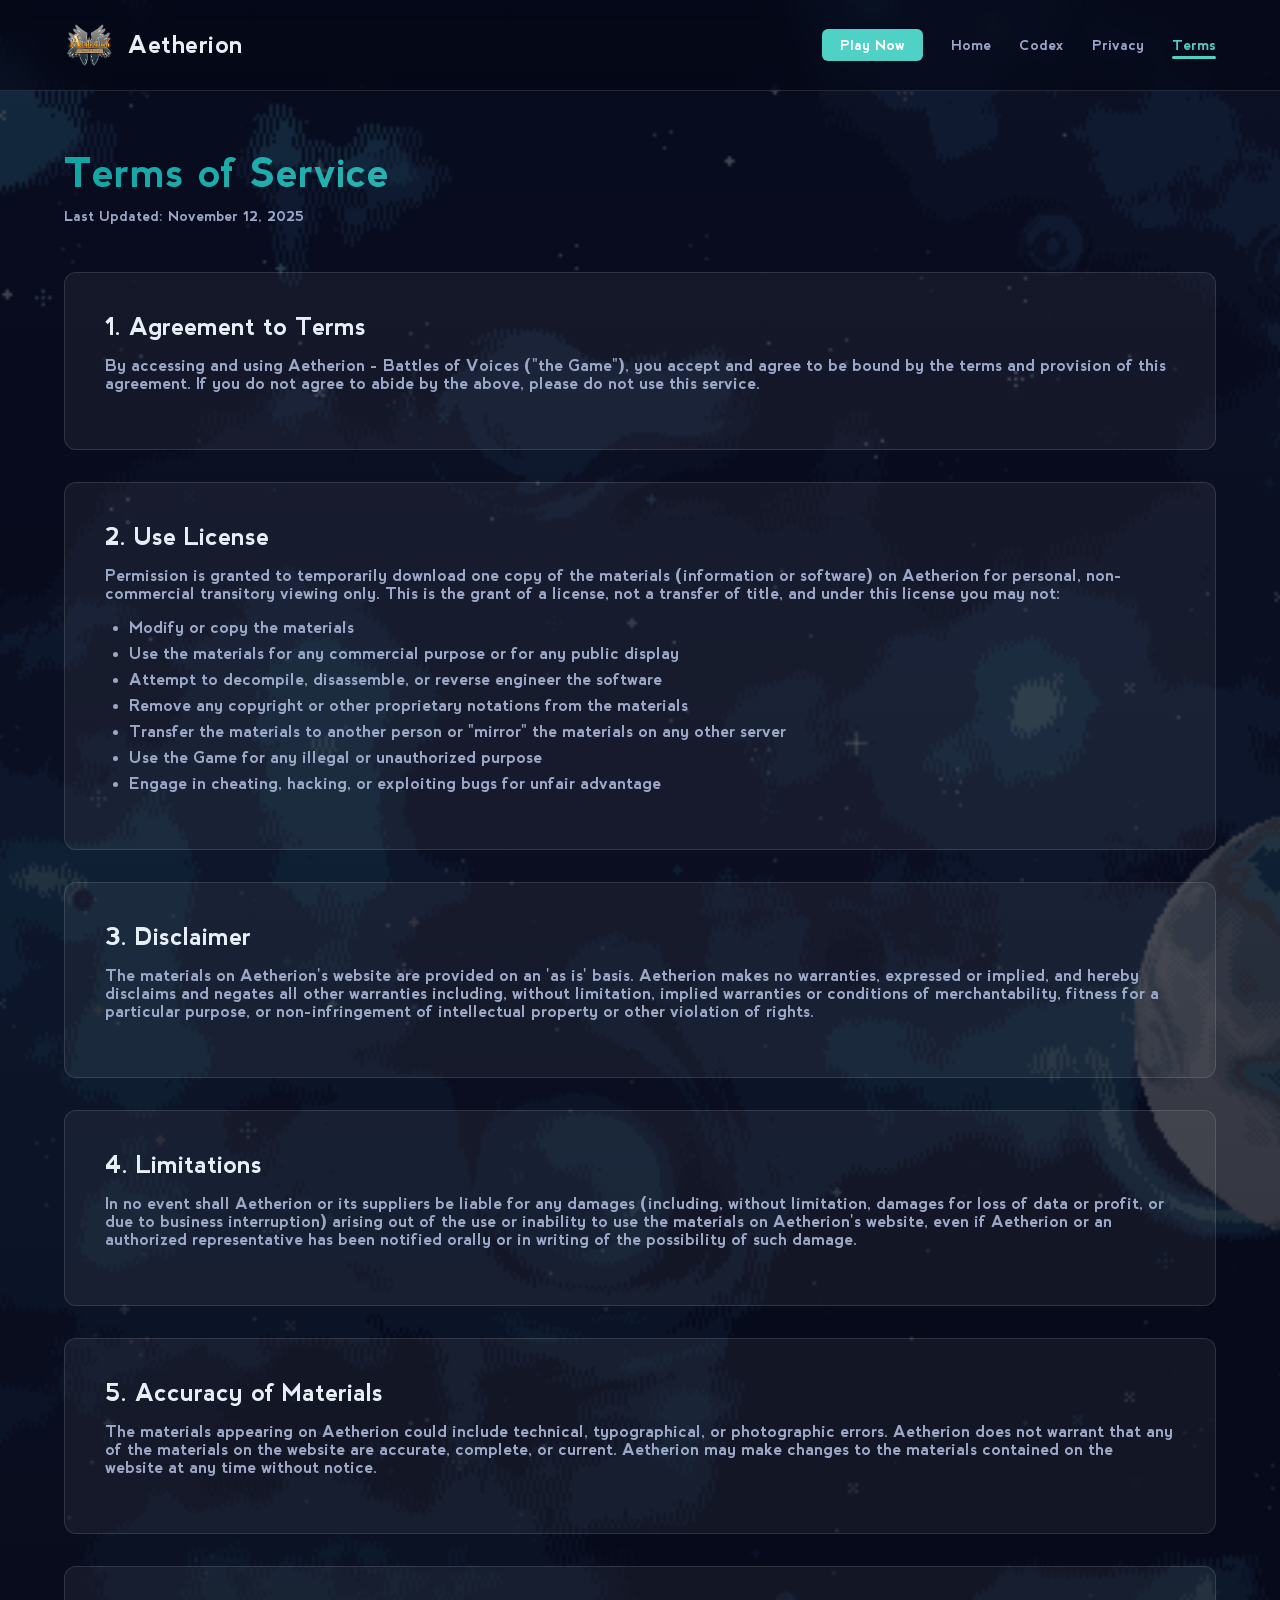
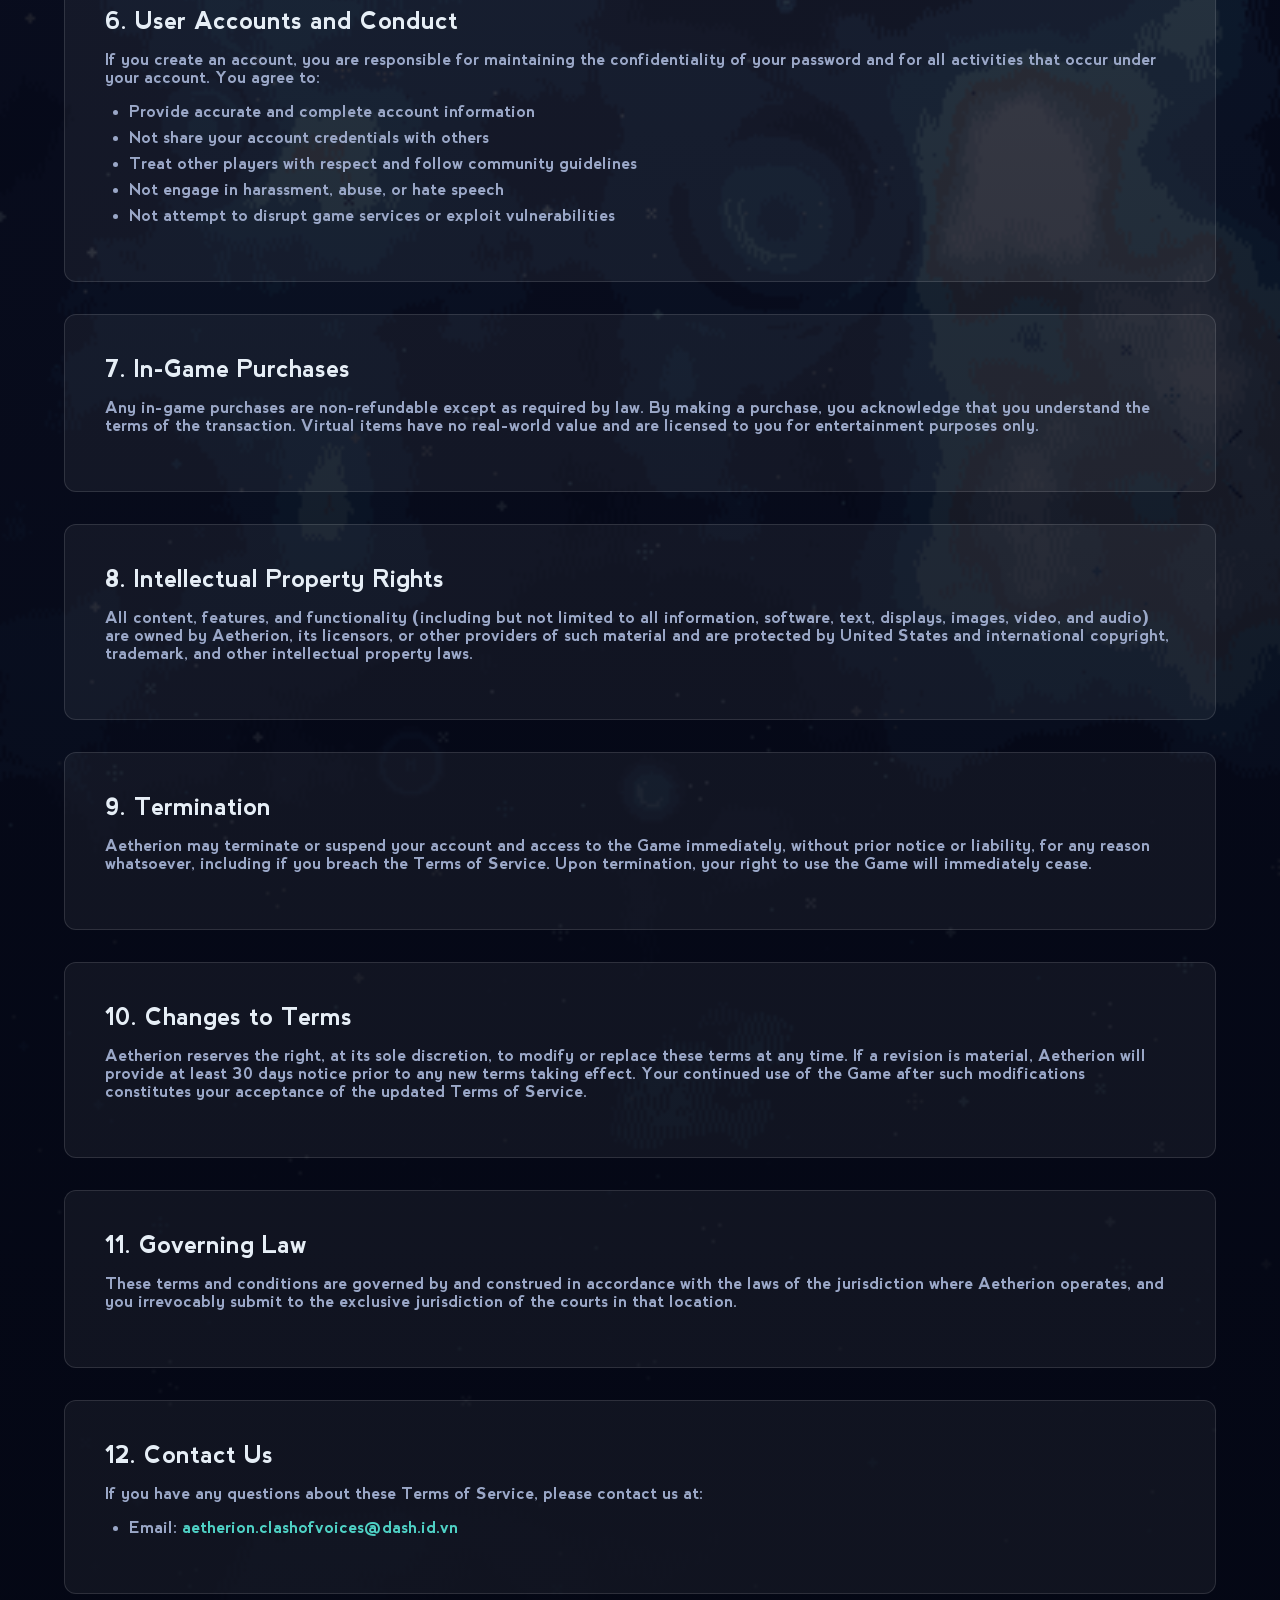
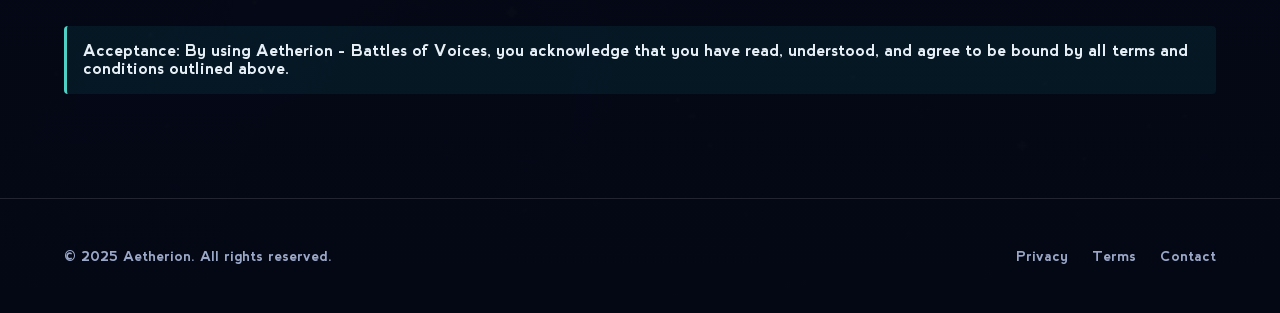
<file: terms.html>
<!doctype html>
<html lang="en">

<head>
  <meta charset="utf-8" />
  <meta name="viewport" content="width=device-width,initial-scale=1" />
  <title>Aetherion — Terms of Service | Clash of Voices</title>
  <meta name="robots" content="index,follow">
  <meta name="description"
    content="Terms of Service for Aetherion (Clash of Voices) — rules governing use of the game, accounts, and services.">
  <meta name="keywords" content="aetherion, terms, terms of service, clash of voices, game">
  <link rel="canonical" href="https://aetherion-status.dash.id.vn/terms.html">
  <meta property="og:title" content="Aetherion — Terms of Service">
  <meta property="og:description" content="Terms governing the use of Aetherion (Clash of Voices) and related services.">
  <meta property="og:url" content="https://aetherion-status.dash.id.vn/terms.html">
  <script type="application/ld+json">{"@context":"https://schema.org","@type":"WebPage","name":"Terms of Service","url":"https://aetherion-status.dash.id.vn/terms.html"}</script>
  <link rel="icon" type="image/png" href="images/logo.png">
  <link rel="stylesheet" href="css/common.css">
  <style>
    /* Main Content */
    main {
      padding: 60px 0 80px;
    }

    .page-title {
      font-size: 40px;
      font-weight: 800;
      margin-bottom: 12px;
      background: linear-gradient(135deg, #0ea5a4, #62d4d3);
      -webkit-background-clip: text;
      -webkit-text-fill-color: transparent;
      background-clip: text;
    }

    .last-updated {
      color: var(--text-muted);
      font-size: 14px;
      margin-bottom: 48px;
    }

    .content-section {
      background: var(--card-bg);
      padding: 40px;
      border-radius: 12px;
      border: 1px solid var(--border);
      margin-bottom: 32px;
    }

    .content-section h2 {
      font-size: 24px;
      margin-bottom: 16px;
      color: var(--text);
    }

    .content-section h3 {
      font-size: 18px;
      margin-top: 24px;
      margin-bottom: 12px;
      color: var(--text);
    }

    .content-section p {
      color: var(--text-muted);
      margin-bottom: 16px;
    }

    .content-section ul {
      color: var(--text-muted);
      margin-left: 24px;
      margin-bottom: 16px;
    }

    .content-section li {
      margin-bottom: 8px;
    }

    .highlight-box {
      background: rgba(14, 165, 164, 0.1);
      border-left: 3px solid var(--primary);
      padding: 16px;
      margin: 24px 0;
      border-radius: 4px;
    }

    .highlight-box p {
      margin: 0;
      color: var(--text);
    }

    /* Footer */
    footer {
      padding: 48px 0;
      border-top: 1px solid var(--border);
    }

    .footer-content {
      display: flex;
      justify-content: space-between;
      align-items: center;
      flex-wrap: wrap;
      gap: 24px;
    }

    .footer-links {
      display: flex;
      gap: 24px;
      list-style: none;
    }

    .footer-links a {
      color: var(--text-muted);
      text-decoration: none;
      font-size: 14px;
    }

    .footer-links a:hover {
      color: var(--primary);
    }

    .copyright {
      color: var(--text-muted);
      font-size: 14px;
    }

    /* Responsive */
    @media (max-width: 768px) {
      .page-title {
        font-size: 32px;
      }

      .content-section {
        padding: 24px;
      }

      .nav-links {
        display: none;
      }

      .footer-content {
        flex-direction: column;
        text-align: center;
      }
    }
  </style>
</head>

<body>
  <header>
    <div class="container">
      <nav>
        <div class="logo-section">
          <a href="index.html" style="display: flex; align-items: center; gap: 14px;">
            <img src="images/logo.png" class="logo" alt="Aetherion Logo">
            <div class="brand">
              <h1>Aetherion</h1>
            </div>
          </a>
        </div>
        <ul class="nav-links">
          <li><a href="index.html#download-section" class="play-now-btn">Play Now</a></li>
          <li><a href="index.html">Home</a></li>
          <li><a href="codex.html">Codex</a></li>
          <li><a href="privacy.html">Privacy</a></li>
          <li><a href="terms.html" class="active">Terms</a></li>
        </ul>
      </nav>
    </div>
  </header>

  <main>
    <div class="container">
      <h1 class="page-title">Terms of Service</h1>
      <p class="last-updated">Last Updated: November 12, 2025</p>

      <div class="content-section">
        <h2>1. Agreement to Terms</h2>
        <p>
          By accessing and using Aetherion - Battles of Voices ("the Game"), you accept and agree to be bound by the
          terms and provision of this agreement.
          If you do not agree to abide by the above, please do not use this service.
        </p>
      </div>

      <div class="content-section">
        <h2>2. Use License</h2>
        <p>
          Permission is granted to temporarily download one copy of the materials (information or software) on Aetherion
          for personal, non-commercial transitory viewing only.
          This is the grant of a license, not a transfer of title, and under this license you may not:
        </p>
        <ul>
          <li>Modify or copy the materials</li>
          <li>Use the materials for any commercial purpose or for any public display</li>
          <li>Attempt to decompile, disassemble, or reverse engineer the software</li>
          <li>Remove any copyright or other proprietary notations from the materials</li>
          <li>Transfer the materials to another person or "mirror" the materials on any other server</li>
          <li>Use the Game for any illegal or unauthorized purpose</li>
          <li>Engage in cheating, hacking, or exploiting bugs for unfair advantage</li>
        </ul>
      </div>

      <div class="content-section">
        <h2>3. Disclaimer</h2>
        <p>
          The materials on Aetherion's website are provided on an 'as is' basis. Aetherion makes no warranties,
          expressed or implied, and hereby disclaims
          and negates all other warranties including, without limitation, implied warranties or conditions of
          merchantability, fitness for a particular purpose,
          or non-infringement of intellectual property or other violation of rights.
        </p>
      </div>

      <div class="content-section">
        <h2>4. Limitations</h2>
        <p>
          In no event shall Aetherion or its suppliers be liable for any damages (including, without limitation, damages
          for loss of data or profit, or due to business interruption)
          arising out of the use or inability to use the materials on Aetherion's website, even if Aetherion or an
          authorized representative has been notified orally or in writing of the possibility of such damage.
        </p>
      </div>

      <div class="content-section">
        <h2>5. Accuracy of Materials</h2>
        <p>
          The materials appearing on Aetherion could include technical, typographical, or photographic errors.
          Aetherion does not warrant that any of the materials on the website are accurate, complete, or current.
          Aetherion may make changes to the materials contained on the website at any time without notice.
        </p>
      </div>

      <div class="content-section">
        <h2>6. User Accounts and Conduct</h2>
        <p>
          If you create an account, you are responsible for maintaining the confidentiality of your password and for all
          activities that occur under your account.
          You agree to:
        </p>
        <ul>
          <li>Provide accurate and complete account information</li>
          <li>Not share your account credentials with others</li>
          <li>Treat other players with respect and follow community guidelines</li>
          <li>Not engage in harassment, abuse, or hate speech</li>
          <li>Not attempt to disrupt game services or exploit vulnerabilities</li>
        </ul>
      </div>

      <div class="content-section">
        <h2>7. In-Game Purchases</h2>
        <p>
          Any in-game purchases are non-refundable except as required by law. By making a purchase, you acknowledge that
          you understand the terms of the transaction.
          Virtual items have no real-world value and are licensed to you for entertainment purposes only.
        </p>
      </div>

      <div class="content-section">
        <h2>8. Intellectual Property Rights</h2>
        <p>
          All content, features, and functionality (including but not limited to all information, software, text,
          displays, images, video, and audio)
          are owned by Aetherion, its licensors, or other providers of such material and are protected by United States
          and international copyright, trademark,
          and other intellectual property laws.
        </p>
      </div>

      <div class="content-section">
        <h2>9. Termination</h2>
        <p>
          Aetherion may terminate or suspend your account and access to the Game immediately, without prior notice or
          liability, for any reason whatsoever,
          including if you breach the Terms of Service. Upon termination, your right to use the Game will immediately
          cease.
        </p>
      </div>

      <div class="content-section">
        <h2>10. Changes to Terms</h2>
        <p>
          Aetherion reserves the right, at its sole discretion, to modify or replace these terms at any time.
          If a revision is material, Aetherion will provide at least 30 days notice prior to any new terms taking
          effect.
          Your continued use of the Game after such modifications constitutes your acceptance of the updated Terms of
          Service.
        </p>
      </div>

      <div class="content-section">
        <h2>11. Governing Law</h2>
        <p>
          These terms and conditions are governed by and construed in accordance with the laws of the jurisdiction where
          Aetherion operates,
          and you irrevocably submit to the exclusive jurisdiction of the courts in that location.
        </p>
      </div>

      <div class="content-section">
        <h2>12. Contact Us</h2>
        <p>
          If you have any questions about these Terms of Service, please contact us at:
        </p>
        <ul>
          <li><strong>Email:</strong> <a href="mailto:aetherion.clashofvoices@dash.id.vn"
              style="color: var(--primary);">aetherion.clashofvoices@dash.id.vn</a></li>
        </ul>
      </div>

      <div class="highlight-box">
        <p><strong>Acceptance:</strong> By using Aetherion - Battles of Voices, you acknowledge that you have read,
          understood, and agree to be bound by all terms and conditions outlined above.</p>
      </div>
    </div>
  </main>

  <footer>
    <div class="container">
      <div class="footer-content">
        <div class="copyright">
          © 2025 Aetherion. All rights reserved.
        </div>
        <ul class="footer-links">
          <li><a href="privacy.html">Privacy</a></li>
          <li><a href="terms.html">Terms</a></li>
          <li><a href="mailto:aetherion.clashofvoices@dash.id.vn">Contact</a></li>
        </ul>
      </div>
    </div>
  </footer>
</body>

</html>
</file>
<file: css/common.css>
/* ================= RESET ================= */
* {
    margin: 0;
    padding: 0;
    box-sizing: border-box;
}

/* ================= THEME ================= */
:root {
    --primary: #4fd1c5;
    --primary-strong: #14b8a6;
    --accent: #7c7cff;
    --bg-1: #040714;
    --bg-2: #070b1f;
    --bg-3: #0a102c;
    --bg-dark: #071024;
    --bg-darker: #050818;
    --card-bg: rgba(255, 255, 255, 0.05);
    --border: rgba(255, 255, 255, 0.12);
    --text: #e6eef6;
    --text-main: #e6f0ff;
    --text-muted: #9aa7c7;
}

body {
    font-family: "Nevis";
    color: #e6f0ff;

    background:
        linear-gradient(rgba(4, 7, 20, 0.7),
            rgba(4, 7, 20, 1)),
        url("../images/background.png");

    background-size: cover;
    background-position: 50% 50%;
    background-repeat: no-repeat;

    animation: bg-pan 120s ease-in-out infinite;
}

@keyframes bg-pan {
    0% {
        background-position: 0% 50%;
    }

    50% {
        background-position: 100% 50%;
    }

    100% {
        background-position: 0% 50%;
    }
}

@font-face {
    font-family: "Nevis";
    src: url("../fonts/nevis.ttf") format("truetype");
    font-weight: normal;
    font-style: normal;
    font-display: swap;
}

a {
    color: inherit;
    text-decoration: none;
}

.container {
    max-width: 1200px;
    margin: auto;
    padding: 0 24px;
}

html {
    scroll-behavior: smooth;
}

/* ================= HEADER ================= */
header {
    position: sticky;
    top: 0;
    z-index: 10;
    backdrop-filter: blur(12px);
    background: rgba(4, 7, 20, 0.65);
    border-bottom: 1px solid var(--border);
}

nav {
    display: flex;
    align-items: center;
    justify-content: space-between;
    padding: 20px 0;
}

.logo-section {
    display: flex;
    align-items: center;
    gap: 14px;
}

.logo {
    width: 50px;
    height: 50px;
}

.brand h1 {
    font-size: 24px;
    font-weight: 800;
    letter-spacing: 0.5px;
    color: var(--text);
}

.nav-links {
    display: flex;
    gap: 28px;
    list-style: none;
}

.nav-links a {
    font-size: 14px;
    color: var(--text-muted);
    transition: color 0.2s;
}

.nav-links a:hover {
    color: var(--primary);
}

/* ================= NAV ACTIVE ================= */
.nav-links a.active {
  position: relative;
  color: var(--primary);
  font-weight: 700;
}

.nav-links a.active::after {
  content: '';
  position: absolute;
  bottom: -6px; /* cách underline với text */
  left: 0;
  width: 100%;
  height: 3px;
  background: var(--primary);
  border-radius: 2px;
}

.play-now-btn {
    padding: 8px 18px;
    background: var(--primary);
    border-radius: 6px;
    font-weight: 700;
    transition: 0.2s;
}

.nav-links a.play-now-btn {
    color: #ffffff;
}

.play-now-btn:hover {
    background: var(--primary-strong);
}

/* ================= FOOTER ================= */
    footer {
      border-top: 1px solid var(--border);
      padding: 46px 0;
    }

    .footer-content {
      display: flex;
      justify-content: space-between;
      gap: 24px;
      flex-wrap: wrap;
      align-items: center;
    }

    .footer-links {
      display: flex;
      gap: 22px;
      list-style: none;
    }

    .footer-links a {
      font-size: 14px;
      color: var(--text-muted);
    }

    .footer-links a:hover {
      color: var(--primary);
    }

    .copyright {
      font-size: 14px;
      color: var(--text-muted);
    }
</file>
